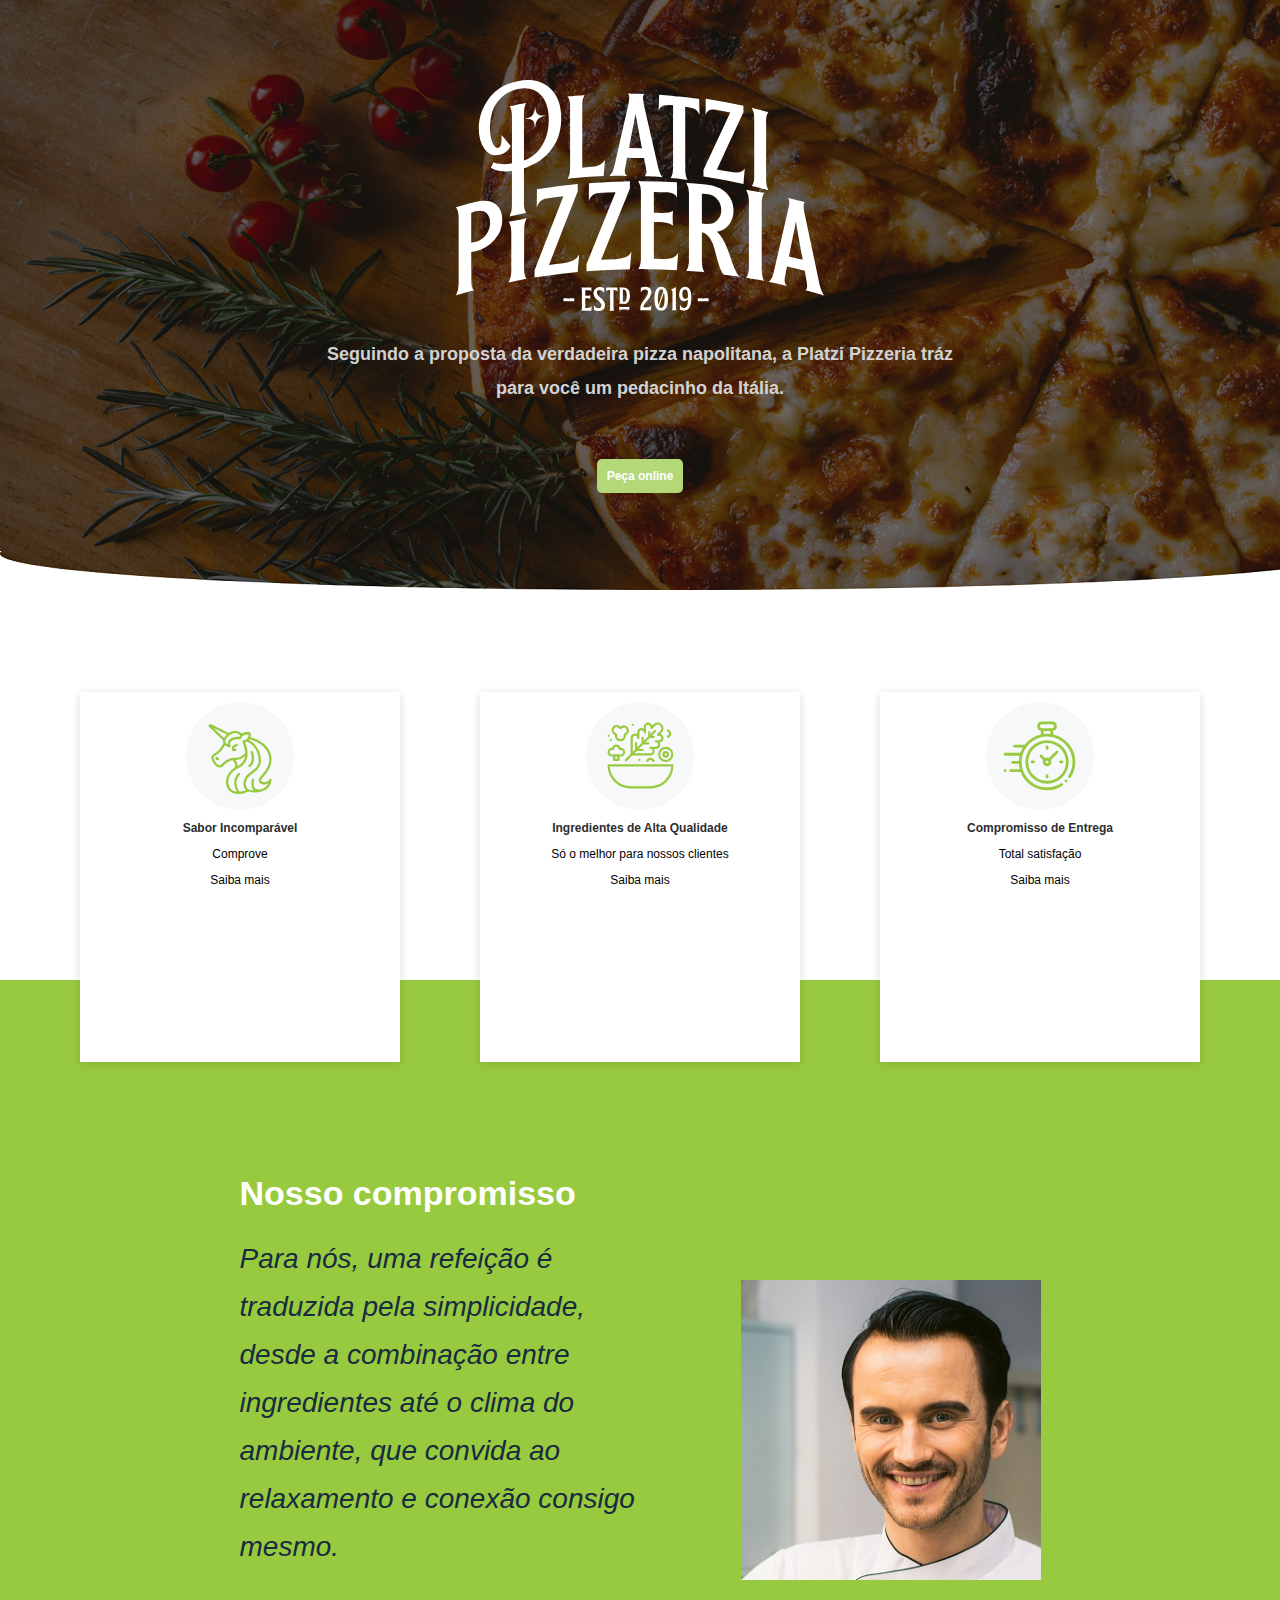
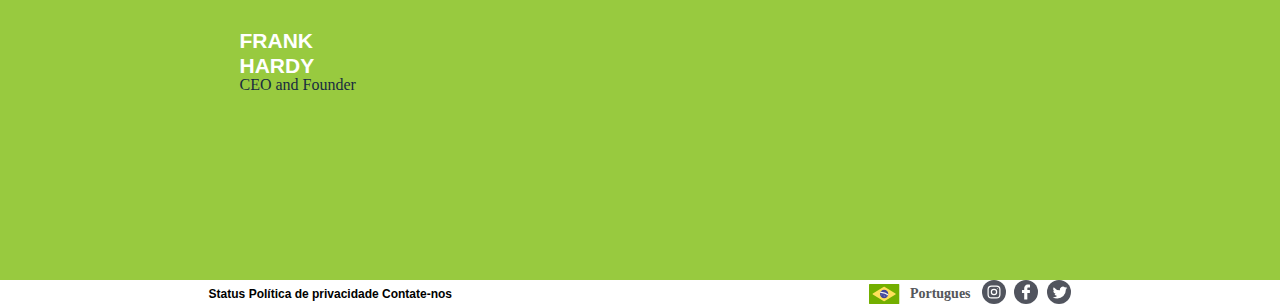
<file: index.html>
<!DOCTYPE html>
<html>
    <head>
        <meta charset="utf-8">
        <title>Pizzaria Platzi</title>
        <meta name="description" content="Pizzaria Platzi. Sabores incomparáveis, ingredientes de alta qualidade e compromisso de entrega">
        <link href="estilos.css" rel="stylesheet"/>
        </head>
    <body>
        <header>
             <img class="fundo" src="img/FUNDO.png">
        </header>
        <section id="logo">
        <img class="logomarca" src="img/logo.svg"/>
        <p class="texto-abaixo-logo">Seguindo a proposta da verdadeira pizza napolitana, a Platzi Pizzeria tráz para você um pedacinho da Itália.</p>
        <a  href="pedido.html" class="botao">Peça online</a>
        </section>

        <section id="diferenciais">
            <figure>
            <img src="img/ICON.svg"/>
            <h1 class="diferenciais-titulo">Sabor Incomparável</h1>
            <p>Comprove</p>
            <a href="receitas.html" class="saiba-mais">Saiba mais</a>
            </figure>
            
            <figure>
            <img src="img/ICON-1.svg" alt="Ingredientes"/>
            <h1 class="diferenciais-titulo">Ingredientes de Alta Qualidade</h1>
            <p>Só o melhor para  nossos clientes</p>
            <a href="receitas.html" classe="saiba-mais">Saiba mais</a>
            </figure>

            <figure>
            <img src="img/ICON-2.svg"/>
            <h1 class="diferenciais-titulo">Compromisso de Entrega</h1>
            <p>Total satisfação</p>
            <a href="pedido.html" class="saiba-mais">Saiba mais</a>
            </figure>
        </section>

<section class="retangulo-depoimento">
    <figure id="depoimento-texto">
    <h1 class="nosso-compromisso">Nosso compromisso</h1>
    <p class="texto-depoimento">Para nós, uma refeição é traduzida pela simplicidade, desde a combinação entre ingredientes até o clima do ambiente, que convida ao relaxamento e conexão consigo mesmo.</p>
    <p class="nome-pessoa">FRANK HARDY</p>
    <p class="profissao">CEO and Founder</p>    
    </figure>
    <figure id="depoimento-foto">
        <img class="foto-depoimento" src="img/foto-depoimento.jpg"/>
    </figure>
  </section>
        
  <footer>
    <section id="footer-esquerda">
        <a>Status</a>
        <a>Política de privacidade</a>
        <a>Contate-nos</a>
    </section>

    <section id="footer-direita">
        <img src="img/bandeira-brasil.svg"/>
        <a href="http://facebook.com/thiagovv"></a>
        <img src="img/SOCIAL.svg"/>
    </section>
    </footer>
    </body>
</html>
</file>
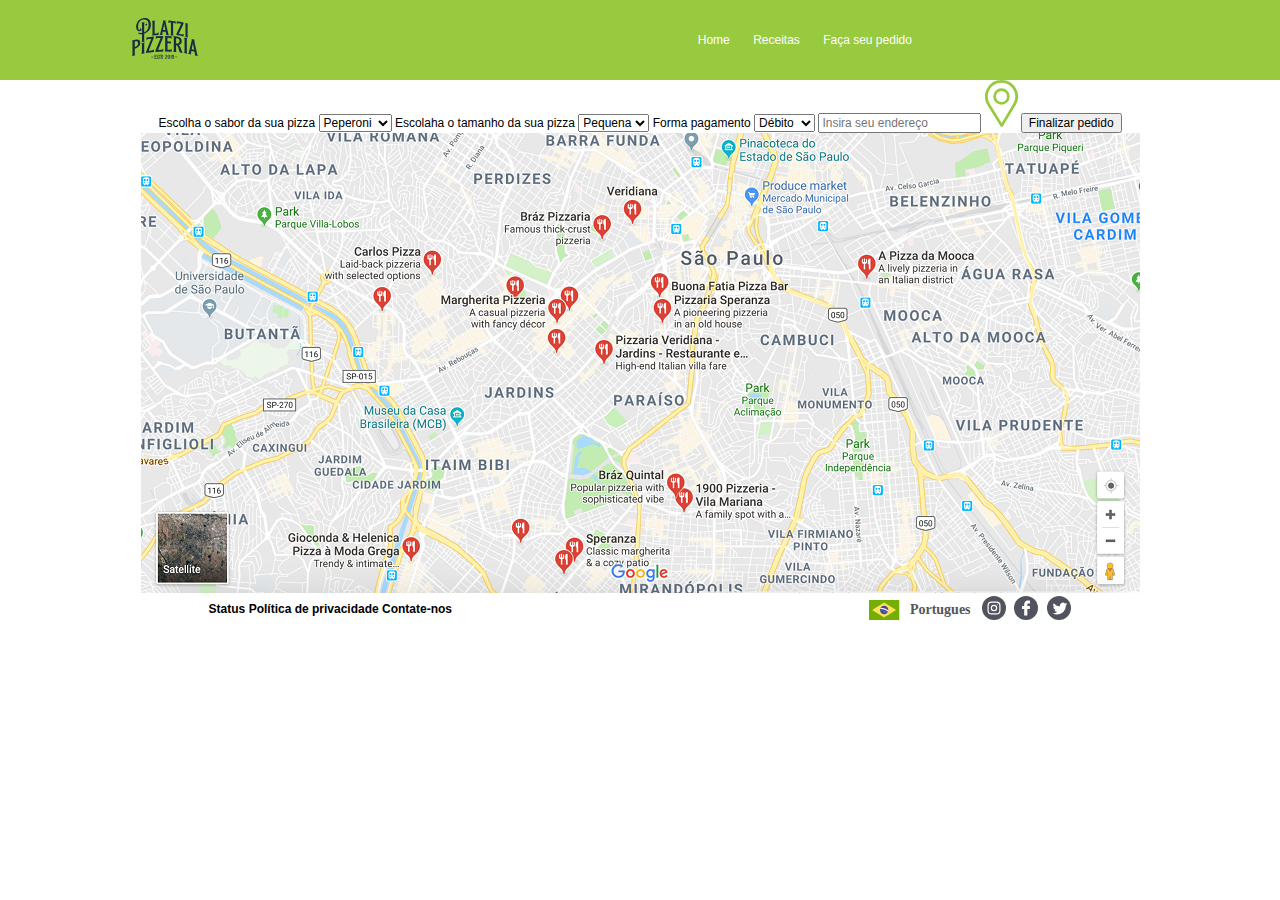
<file: pedido.html>
<!DOCTYPE html>
<html>
    <head>
        <title>Pizzaria Platzi</title>
        <meta name="description" content="Pizzaria Platzi. Sabores incomparáveis, ingredientes de alta qualidade e compromisso de entrega.">
        <meta charset="utf-8">
        <link href="estilos.css" rel="stylesheet"/>
        <script src="script.js"></script>
    </head>
    <body>
        <header id="header-menor">
            <section id="header-esquerda">
                <img src="img/logo_preta.svg"/>
        </section>
        <nav id="header-direita">
            <a href="index.html">Home</a>
            <a href="receitas.html">Receitas</a>
            <a href="pedido.html">Faça seu pedido</a>
        </nav>
        </header>

        <section id="formulario">
                <label class="" for="sabor">Escolha o sabor da sua pizza</label>
                <select id="sabor" name="sabor">
                    <option value="1">Peperoni</option>
                    <option value="2">Salame</option>
                    <option value="3">Havaiana</option>
                </select>
                <label class="" for="tamanho">Escolaha o tamanho da sua pizza</label>
                <select id="tamanho" name="tamanho">
                    <option value="1">Pequena</option>
                    <option value="2">Média</option>
                    <option value="3">Grande</option>
                </select> 
                <label class="" for="pagamento">Forma pagamento</label>
                <select id="pagamento" name="pagamento">
                    <option value="1">Débito</option>
                    <option value="2">Crédito</option>
                    <option value="3">Pix</option>
                </select>                                   
                <input type="text" placeholder="Insira seu endereço"></input>
                <span class="input-group-addon"><img src="img/pin.svg" alt=""></span>
                <input type="button" onclick="pedido()" value="Finalizar pedido"/>
            </form>
        </section> 

        <section id="mapa">
            <img src="img/mapa.png"/>
        </section>

        <footer>
            <section id="footer-esquerda">
                <a>Status</a>
                <a>Política de privacidade</a>
                <a>Contate-nos</a>
            </section>

            <section id="footer-direita">
                <img src="img/bandeira-brasil.svg"/>
                <a href="http://facebook.comthiagovv">
                    <img src="img/SOCIAL.svg"/>
                </a>
            </section>
        </footer>
    </body>
</html>
</file>
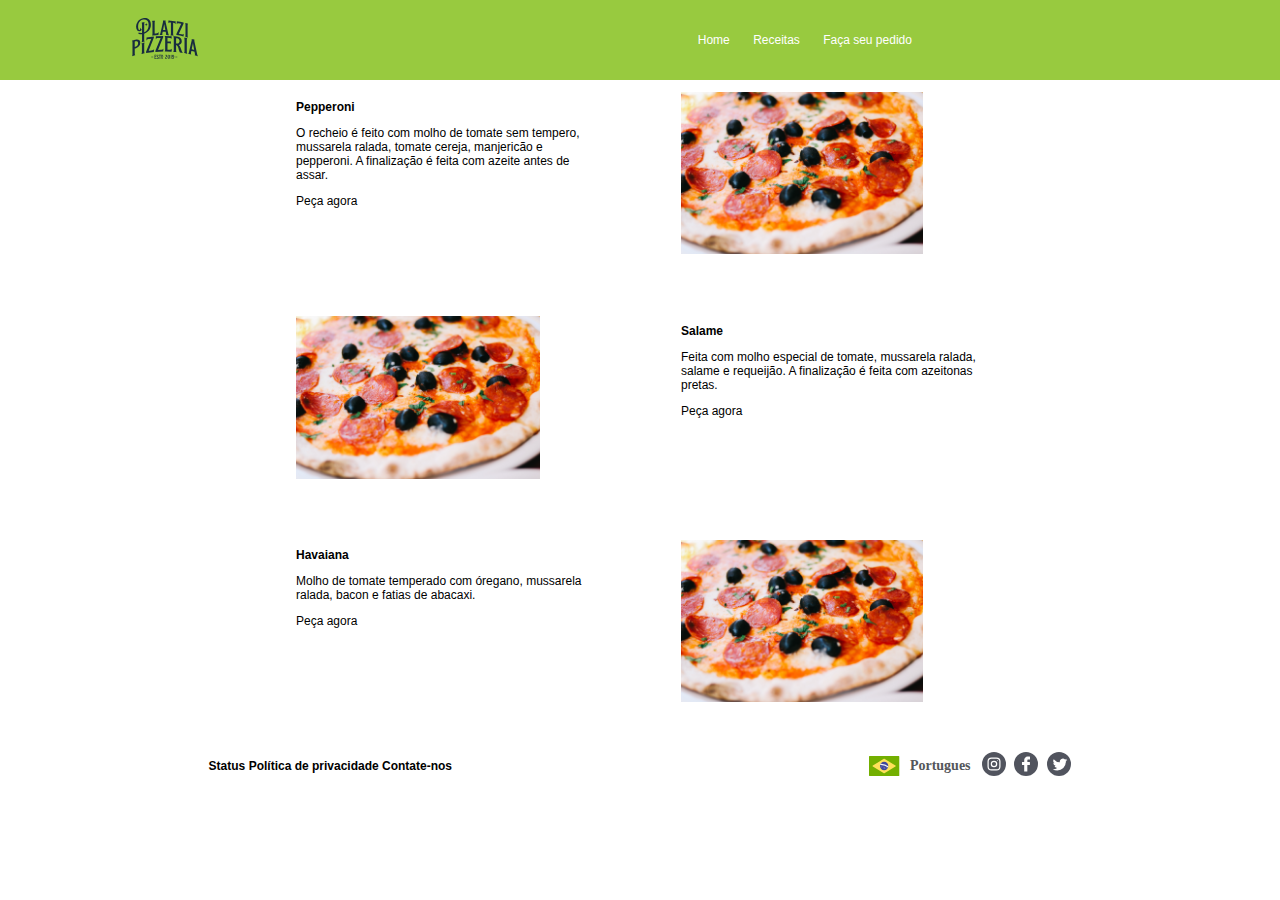
<file: receitas.html>
<!DOCTYPE html>
<html>
    <head>
        <meta charset="utf-8">
        <title>Pizzaria Platzi</title>
        <meta name="description" content="Pizzaria Platzi. Sabores incomparáveis, ingredientes de alta qualidade e compromisso de entrega.">
        <link href="estilos.css" rel="stylesheet"/>
    </head>    
    <body>
     <header id="header-menor">
     <section id="header-esquerda">
         <img src="img/logo_preta.svg"/>
     </section>
     <nav id="header-direita">
         <a href="index.html">Home</a>
         <a href="receitas.html">Receitas</a>
         <a href="pedido.html">Faça seu pedido</a>
     </nav>
     </header>  
     <section id="receitas">
         <figure class="receita-1-1">
             <h1>Pepperoni</h1>
             <p>O recheio é feito com molho de tomate sem tempero, mussarela ralada, tomate cereja, manjericão e pepperoni. A finalização é feita com azeite antes de assar. </p>
             <a href="pedido.html">Peça agora</a>
         </figure>
         <figure class="receita-1-2">
             <img src="img/carissa-gan-76304-unsplash.jpg" alt="Pizza" class="imagem-pizza">
         </figure>
         <figure class="receita-2-2">
             <h1>Salame</h1>
             <p>Feita com molho especial de tomate, mussarela ralada, salame e requeijão. A finalização é feita com azeitonas pretas.</p>
             <a href="pedido.html">Peça agora</a>
         </figure>
         <figure class="receita-2-1">
             <img src="img/carissa-gan-76304-unsplash.jpg" alt="Pizza" class="imagem-pizza">
            </figure>
            <figure class="receita-3-1">
                <h1>Havaiana</h1>
                <p>Molho de tomate temperado com óregano, mussarela ralada, bacon e fatias de abacaxi.</p>
                <a href="pedido.html">Peça agora</a>
            </figure>
            <figure class="receita-3-2">
                <img src="img/carissa-gan-76304-unsplash.jpg" alt="Pizza" class="imagem-pizza">
            </figure>
     </section>
     
    <footer>
        <section id="footer-esquerda">
            <a>Status</a>
            <a>Política de privacidade</a>
            <a>Contate-nos</a>
        </section>

        <section id="footer-direita">
            <img src="img/bandeira-brasil.svg"/>
            <a href="http://facebook.com/thiagovv"></a>
            <img src="img/SOCIAL.svg"/>
        </section>
    </footer>
    </body>
  </html>
</file>
<file: estilos.css>
* {
    font-size: 12px;
    font-family: sans-serif;
}
body{
    margin: 0;
}
.fundo{
    background-image:url(img/FUNDO.png);
    background-repeat: no-repeat;
    background-position: right top;
    background-size: 100%;
}
.botao{
    width: 209px;
    height: 57px;
    background: #b4d877;
    padding: 10px 10px;
    text-align: center;
    border-radius: 5px;
    color: white;
    font-weight: bold;
}

header > nav{
    float: right;
}

header > nav a{
    padding: 25px 10px;
    text-decoration: none;
    color: white;
}
a{
    color: black;
    text-decoration: none;
}
header > nav > a:hover::after{
    width: 49.3px;
    height: 0;
    border: solid 3px #ffffff;
}
    header{
    margin: 0;
    height: 80px;
}
section{
    text-align: center;
}
.loogomarca{
    width: 30%;
}
section > figure{
    float: left;
}
#diferenciais > figure{
    width: 300px;
    height: 350px;
    border: radius 5px;
    box-shadow:  0 2px 9px 0 rgba(0, 0, 0, 0.14);
    background-color: #ffffff;
    padding: 10px;
}
.retangulo-depoimento{
    width: 100%;
    height:900px;
    background-color: #98ca3f;
    display: flex;
    align-content: center;
    justify-content: center;
    align-items: center;
}
.foto-depoimento{
    width: 456.5px;
    height: 540.4px;
}
.texto-depoimento{
    width: 421px;
    height: 366px;
    font-family: sans-serif;
    font-size: 28px;
    font-weight: 300;
    font-style: italic;
    font-stretch:normal;
    line-height: 1.71;
    letter-spacing: normal;
    text-align: left;
    color: #182c3f;
}
.slider-seletor-ativo{
    width: 78.8px;
    height: 9.2px;
    border-radius: 5.5px;
    background-color: #182c3f;
}
.slider-seletor-inativo{
    width: 78.8px;
    height: 9.2px;
    border-radius: 5.5px;
    background-color: #ffffff;
}
footer{
    font-family: sans-serif;
    font-size: 14px;
    font-weight: bold;
    font-style: normal;
    font-stretch: normal;
    line-height: 1.21;
    letter-spacing: normal;
    color: #54565a;
    display: flex;
    align-items: center;
    height: 100%;
    width: 100%;
}
.icones-rodape{
    width: 24px;
}
.nosso-compromisso{
    height: 36px;
    font-family: sans-serif;
    font-size: 34px;
    font-weight: bold;
    font-style: normal;
    font-stretch: normal;
    line-height: 1.35;
    letter-spacing: normal;
    text-align: left;
    color: #ffffff;
}
.nome-pessoa{
    width: 147px;
    height: 25px;
    font-family: sans-serif;
    font-size: 21px;
    font-weight: bold;
    font-style: normal;
    font-stretch: normal;
    line-height: 1.19;
    letter-spacing: normal;
    text-align: left;
    color: #ffffff;
}
.profissao{
    height: 20px;
    font-family: Aileron;
    font-size: 16px;
    font-weight: normal;
    font-style: normal;
    font-stretch: normal;
    line-height: 1.25;
    letter-spacing: normal;
    text-align: left;
    color: #182c3f;
}
.texto-abaixo-logo {
    width: 665px;
    height: 109px;
    font-family:sans-serif;
    font-size: 18px;
    font-weight: 600;
    font-style: normal;
    font-stretch: normal;
    line-height: 1.89;
    letter-spacing: normal;
    text-align: center;
    color: #d2d2d2;
    margin: auto;
}
.difereciais-titulo strong{
    width: 158px;
    height: 63px;
    font-family: sans-serif;
    font-size: 24px;
    font-weight: bold;
    font-style: normal;
    font-stretch: normal;
    line-height: 1.42;
    letter-spacing: normal;
    text-align: center;
    color: #98ca3f;
}
.diferenciais-titulo {
    color: #2c2e30;
}

.saiba-mais:hover:after {
    width: 133.9px;
    height: 0;
    border: solid 3px #98ca3f;
}

section#logo {
    height: 600px;
    line-height: 5;
}

.foto-depoimento {
    width: 300px;
    height: 300px;
    float: right;
}
section#diferenciais{
    width: 100%;
    height: 300px;
    display: flex;
    align-content: center;
    align-self: center;
    justify-content: center;
}
#depoimento-texto{
    text-align: left;
}
#fino{
    background: none;
}
#header-menor{
    margin:0px;
    background-color: #98ca3f;
    display: flex;
    flex-direction: row;
    align-items: center;
}
#header-menor>section>img{
    width: 20%;
}
section#footer-direita{
    margin: auto;
}
section#footer-esquerda{
    margin: auto;
}
.imagem-pizza{
    width: 80%;
}
#receitas{
      display: grid;
      width: 60%;
      margin: auto;
      text-align: left;
}
  #receitas>figure{
      height: 200px;
}
  .receita-1-1{
      grid-row: 1;
      grid-column: 1;
}
  .receita-1-2{
    grid-row: 1;
    grid-column: 2;
}
.receita-2-1{
    grid-row: 2;
    grid-column: 1;
}
.receita-2-2{
    grid-row: 2;
    grid-column: 2;
}
.receita-3-1{
    grid-row: 3;
    grid-column: 1;
}
.receita-3-2{
    grid-row: 3;
    grid-column: 2;
}
#header-direita{
    margin: auto;
}
a:hover{
    border-bottom: 2px solid #98ca3f;
}
</file>
